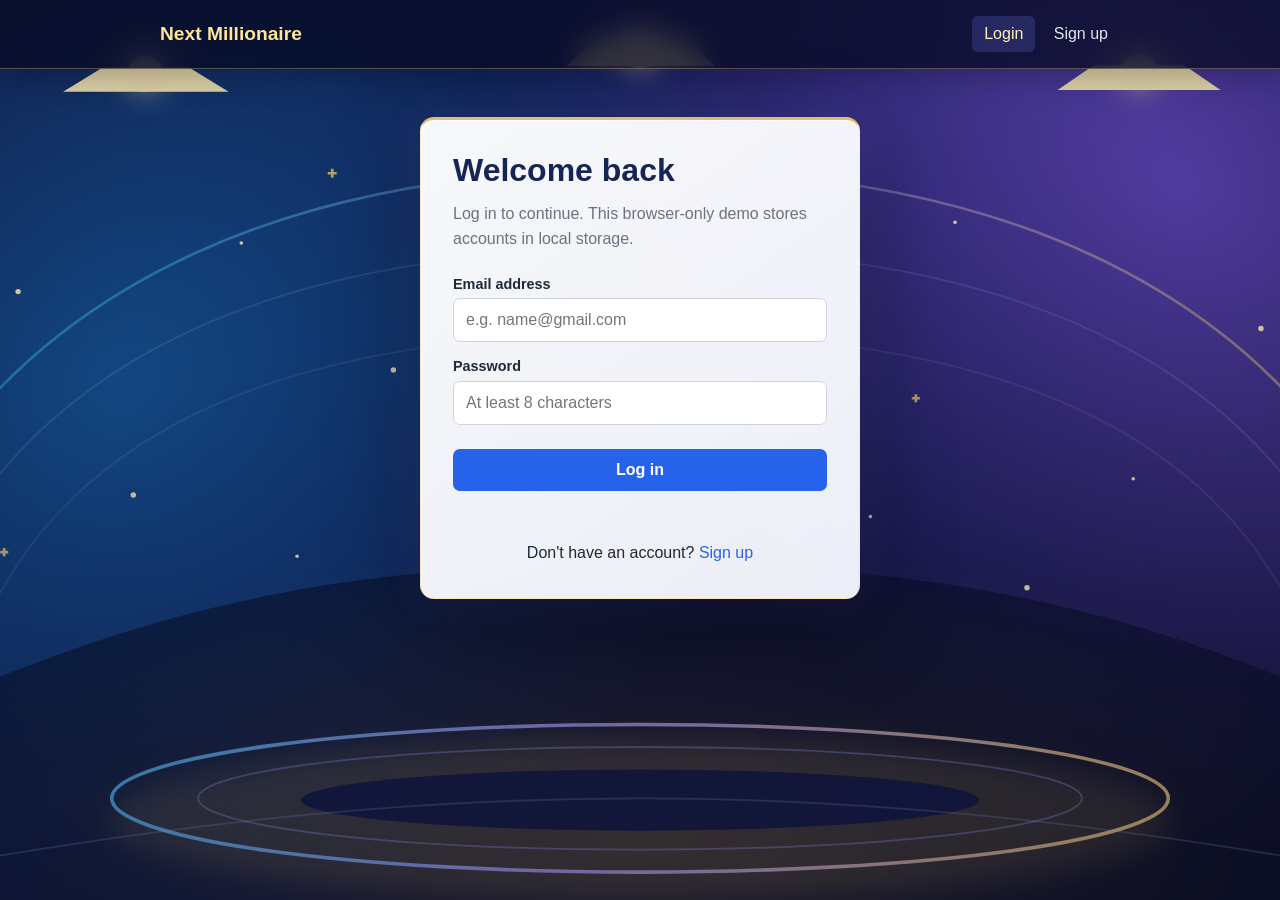
<file: index.html>
<!DOCTYPE html>
<html lang="en">

<head>
	<meta charset="UTF-8">
	<meta name="viewport" content="width=device-width, initial-scale=1">
	<title>Home | Next Millionaire</title>
	<!-- Shared styles define the show theme, responsive layout, and dashboard cards. -->
	<link rel="stylesheet" href="css/styles.css">
</head>

<body class="lobby-page">
	<!-- JavaScript hides login links and reveals Log out after finding a signed-in account. -->
	<header class="site-header">
		<a class="site-name" href="index.html">Next Millionaire</a>
		<nav aria-label="Main navigation">
			<a href="index.html" aria-current="page">Home</a>
			<a href="html/game.html">Game</a>
			<a href="html/leaderboard.html">Leaderboard</a>
			<a href="html/login.html" data-auth-link>Login</a>
			<a href="html/signup.html" data-auth-link>Sign up</a>
			<a href="#" id="home-logout" hidden>Log out</a>
		</nav>
	</header>
	<main>
		<!-- The lobby welcomes the player and links directly to the quiz and rankings. -->
		<section class="lobby-hero">
			<div class="lobby-copy">
				<p class="lobby-eyebrow">
					<span class="status-light"></span>
					YOUR STAGE IS READY
				</p>
				<h1 id="home-welcome">Welcome to the show!</h1>
				<p id="home-message" class="form-message is-error" role="status" aria-live="polite" hidden></p>
				<p class="lobby-description">
					The lights are on, the questions are waiting, and your million-rupee moment could be one game away.
				</p>
				<div class="actions lobby-actions">
					<a class="button lobby-play-button" href="html/game.html">
						<span aria-hidden="true">▶</span>
						Take the hot seat
					</a>
					<a class="button button-secondary lobby-board-button" href="html/leaderboard.html">
						See the leaderboard
					</a>
				</div>
				<p class="lobby-note">
					15 questions <span>·</span> 3 lifelines <span>·</span> ₹1 crore top prize
				</p>
			</div>
			<div class="lobby-art">
				<!-- Original SVG artwork keeps the trophy crisp at desktop and mobile sizes. -->
				<img src="images/welcome-trophy.svg" alt="A golden winner's trophy on a quiz-show stage">
				<div class="trophy-caption">
					<span>YOUR BIG MOMENT</span>
					<strong>Starts here</strong>
				</div>
			</div>
		</section>

		<!-- js/index.js fills these placeholders from this browser's saved accounts and scores. -->
		<section class="player-dashboard" aria-label="Your player stats">
			<div class="dashboard-heading">
				<div>
					<p class="lobby-eyebrow">CONTESTANT DASHBOARD</p>
					<h2>Your journey so far</h2>
				</div>
				<span class="local-ranking-note">Rankings saved on this browser</span>
			</div>
			<div class="player-stats">
				<article class="player-stat">
					<span class="stat-icon" aria-hidden="true">₹</span>
					<div>
						<span class="stat-label">Your best prize</span>
						<strong id="home-best-prize">Loading…</strong>
					</div>
				</article>
				<article class="player-stat">
					<span class="stat-icon rank-icon" aria-hidden="true">#</span>
					<div>
						<span class="stat-label">Your current rank</span>
						<strong id="home-player-rank">Loading…</strong>
					</div>
				</article>
				<article class="player-stat">
					<span class="stat-icon players-icon" aria-hidden="true">♙</span>
					<div>
						<span class="stat-label">Players on this browser</span>
						<strong id="home-player-count">Loading…</strong>
					</div>
				</article>
			</div>
			<p id="home-prize-message" class="dashboard-message" role="status" aria-live="polite"></p>
		</section>
	</main>
	<!-- Load the home-page script after its elements so it can update the greeting and stats. -->
	<script type="module" src="js/index.js"></script>
</body>

</html>
</file>
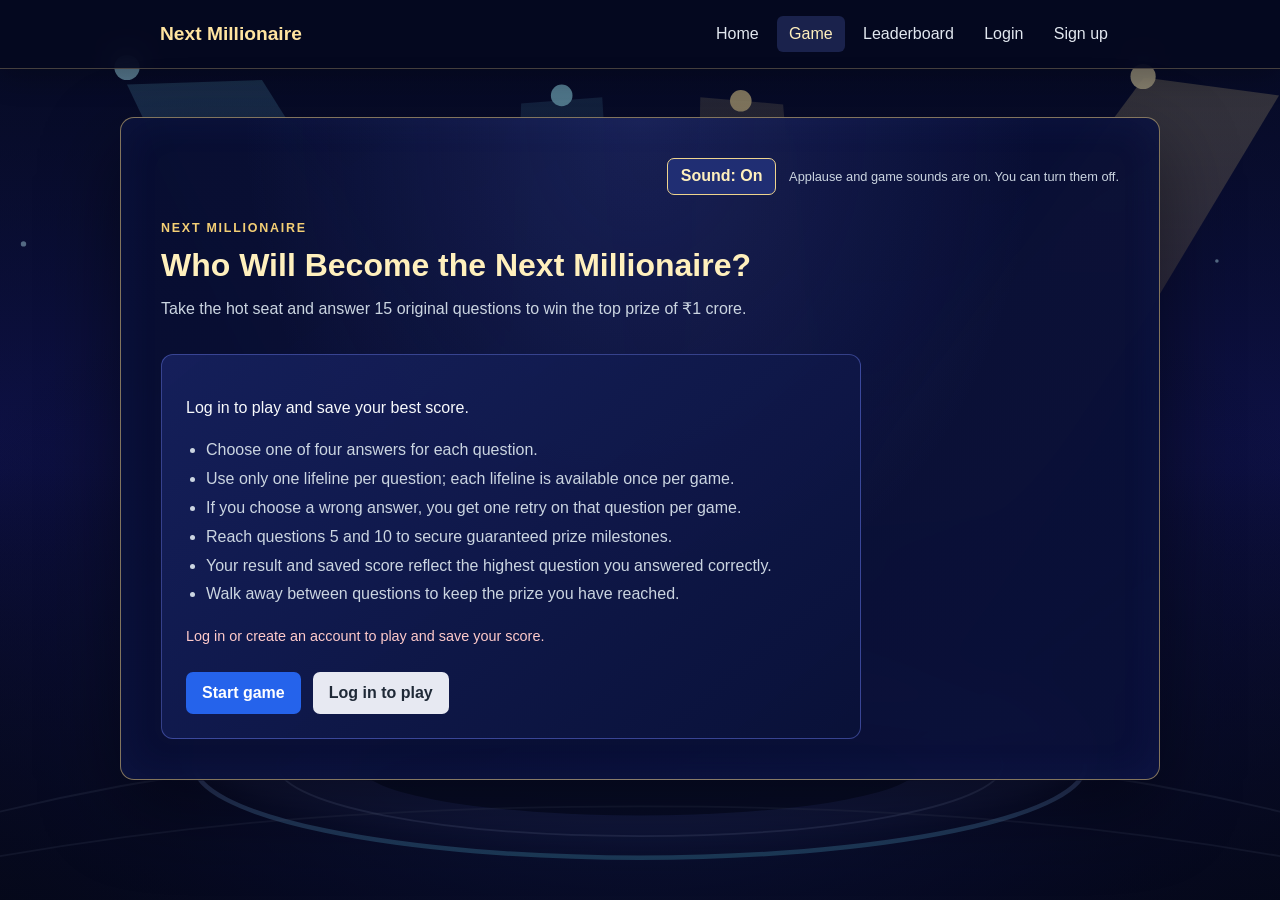
<file: html/game.html>
<!DOCTYPE html>
<html lang="en">

<head>
	<meta charset="UTF-8">
	<meta name="viewport" content="width=device-width, initial-scale=1">
	<title>Who Will Become the Next Millionaire? | Next Millionaire</title>
	<!-- The quiz uses shared components plus game-specific studio colours. -->
	<link rel="stylesheet" href="../css/styles.css">
</head>

<body class="quiz-show-page">
	<!-- Shared navigation is styled for the dark studio background by quiz-show-page. -->
	<header class="site-header">
		<a class="site-name" href="../index.html">Next Millionaire</a>
		<nav aria-label="Main navigation">
			<a href="../index.html">Home</a>
			<a href="game.html" aria-current="page">Game</a>
			<a href="leaderboard.html">Leaderboard</a>
			<a href="login.html" data-auth-link>Login</a>
			<a href="signup.html" data-auth-link>Sign up</a>
			<a href="#" data-logout hidden>Log out</a>
		</nav>
	</header>
	<main class="game-main">
		<section class="card game-card">
			<!-- Web Audio is silent until a user gesture; this button lets players control it. -->
			<div class="sound-control">
				<button id="sound-toggle" type="button" aria-pressed="true">Sound: On</button>
				<span id="sound-status" role="status" aria-live="polite">
					Applause and game sounds are on. You can turn them off.
				</span>
			</div>
			<div class="game-heading">
				<p class="eyebrow">NEXT MILLIONAIRE</p>
				<h1>Who Will Become the Next Millionaire?</h1>
				<p class="intro">
					Take the hot seat and answer 15 original questions to win the top prize of ₹1 crore.
				</p>
			</div>

			<!-- The intro panel is replaced by the quiz panel when Start game is selected. -->
			<div id="game-intro" class="game-intro">
				<p id="welcome-player">Log in to play and save your best score.</p>
				<ul class="game-rules">
					<li>Choose one of four answers for each question.</li>
					<li>Use only one lifeline per question; each lifeline is available once per game.</li>
					<li>If you choose a wrong answer, you get one retry on that question per game.</li>
					<li>Reach questions 5 and 10 to secure guaranteed prize milestones.</li>
					<li>Your result and saved score reflect the highest question you answered correctly.</li>
					<li>Walk away between questions to keep the prize you have reached.</li>
				</ul>
				<p id="player-message" class="form-message is-error" role="status" aria-live="polite" hidden></p>
				<div class="actions">
					<button id="start-game" type="button">Start game</button>
					<button id="login-to-play" class="button button-secondary" type="button" hidden>
						Log in to play
					</button>
				</div>
			</div>

			<!-- game.js fills the question, answer choices, lifelines, rank, and prize ladder. -->
			<div id="quiz-panel" class="quiz-layout" hidden>
				<div class="quiz-main">
					<div class="quiz-topline">
						<p id="question-progress" class="quiz-badge">Question 1 of 15</p>
						<p id="current-prize" class="quiz-badge">Top prize: ₹1,000</p>
					</div>
					<p class="player-greeting">
						Contestant: <strong id="player-name"></strong>
					</p>
					<h2 id="question-text" class="question-text"></h2>
					<p id="answer-timer" class="answer-timer" role="timer" aria-live="off" hidden>Time left: 20s</p>
					<div id="answer-options" class="answer-options"></div>
					<p id="game-message" class="game-message" role="status" aria-live="polite"></p>
					<div class="lifeline-area">
						<h3>Use a lifeline</h3>
						<div class="lifeline-buttons">
							<div class="lifeline-option">
								<button type="button" class="lifeline-button" data-lifeline="fifty-fifty">
									50:50
								</button>
								<p>Removes two wrong answers, leaving the correct choice and one other.</p>
							</div>
							<div class="lifeline-option">
								<button type="button" class="lifeline-button" data-lifeline="audience">
									Ask the Audience
								</button>
								<p>Shows a simulated audience poll to help you choose an answer.</p>
							</div>
							<div class="lifeline-option">
								<button type="button" class="lifeline-button" data-lifeline="swap">
									Swap Question
								</button>
								<p>Replaces this question with another one at the same prize level.</p>
							</div>
						</div>
						<p id="lifeline-message" class="lifeline-message" role="status" aria-live="polite"></p>
					</div>
					<button id="quit-game" type="button" class="quit-button">
						Walk away with my prize
					</button>
				</div>
				<aside class="ladder-panel" aria-label="Prize ladder">
					<section class="rank-widget" aria-labelledby="game-ranking-title">
						<h2 id="game-ranking-title">Player rankings</h2>
						<p class="ladder-legend">Other accounts saved in this browser.</p>
						<p id="game-rank-status" class="rank-status" aria-live="polite">
							Finding your rank…
						</p>
						<ol id="game-ranking-list" class="mini-ranking"></ol>
						<a class="ranking-link" href="leaderboard.html">See full rankings</a>
					</section>
					<section class="prize-widget" aria-labelledby="prize-ladder-title">
						<h2 id="prize-ladder-title">Prize ladder</h2>
						<p class="ladder-legend">Gold marks a guaranteed prize.</p>
						<ol id="prize-ladder" class="prize-ladder"></ol>
					</section>
				</aside>
			</div>

			<!-- The result panel appears after a wrong answer, walk-away, or full win. -->
			<div id="game-result" class="game-result" hidden>
				<p class="eyebrow">FINAL RESULT</p>
				<h2 id="result-title"></h2>
				<p id="result-details"></p>
				<p id="final-rank" class="rank-status" aria-live="polite"></p>
				<p id="result-save-message" class="form-message" role="status" aria-live="polite"></p>
				<div class="actions">
					<button id="restart-game" type="button">Play again</button>
					<a id="leaderboard-link" class="button button-secondary" href="leaderboard.html">View
						leaderboard</a>
				</div>
			</div>
		</section>
	</main>
	<!-- game.js imports account helpers, question data, and sound effects as ES modules. -->
	<script type="module" src="../js/game.js"></script>
</body>

</html>
</file>
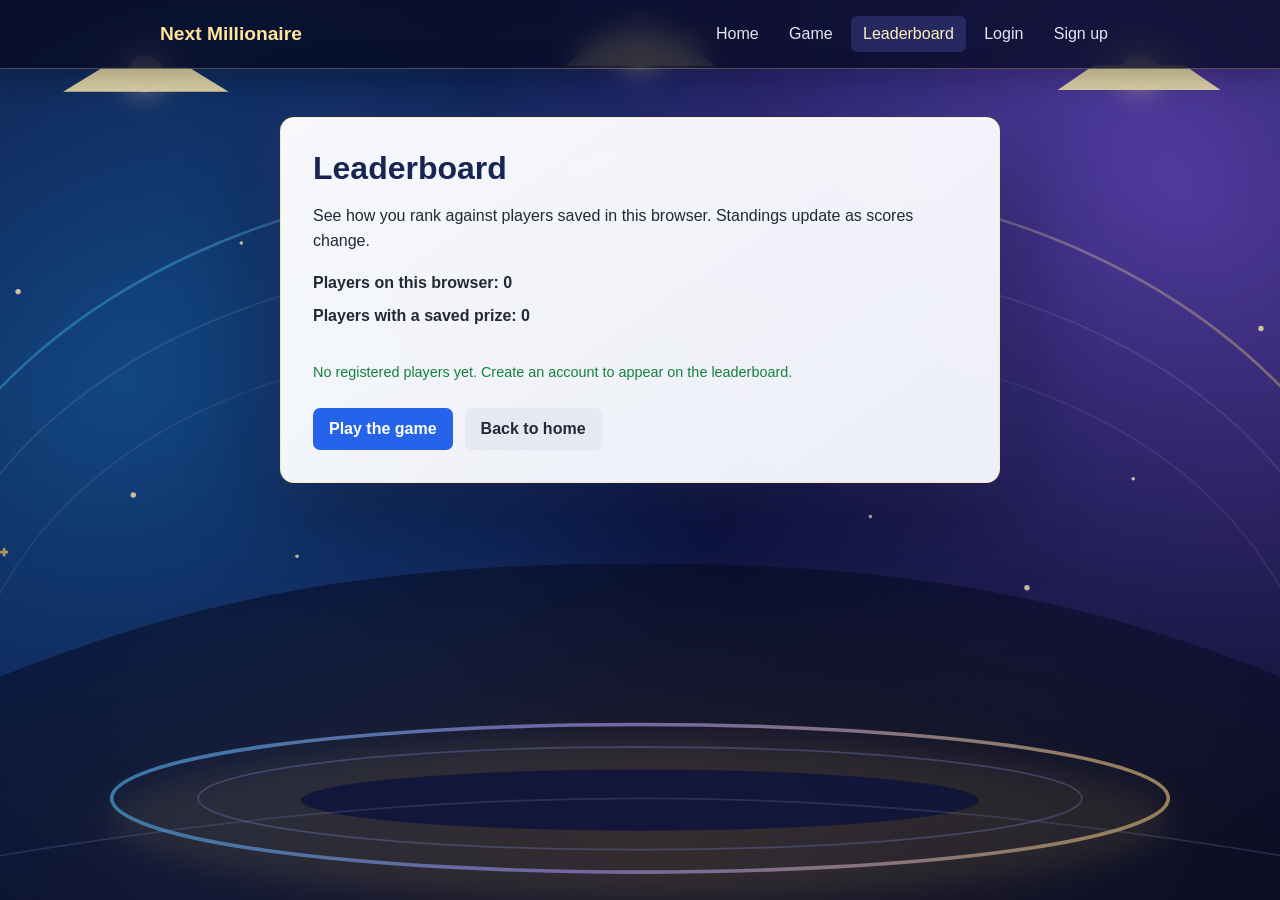
<file: html/leaderboard.html>
<!DOCTYPE html>
<html lang="en">

<head>
	<meta charset="UTF-8">
	<meta name="viewport" content="width=device-width, initial-scale=1">
	<title>Leaderboard | Next Millionaire</title>
	<!-- Uses shared styling; app.js creates the player rows from saved JSON data. -->
	<link rel="stylesheet" href="../css/styles.css">
</head>

<body>
	<header class="site-header">
		<a class="site-name" href="../index.html">Next Millionaire</a>
		<nav aria-label="Main navigation">
			<a href="../index.html">Home</a>
			<a href="game.html">Game</a>
			<a href="leaderboard.html" aria-current="page">Leaderboard</a>
			<a href="login.html" data-auth-link>Login</a>
			<a href="signup.html" data-auth-link>Sign up</a>
			<a href="#" data-logout hidden>Log out</a>
		</nav>
	</header>
	<main>
		<section class="card">
			<h1>Leaderboard</h1>
			<p>
				See how you rank against players saved in this browser.
				Standings update as scores change.
			</p>
			<!-- JavaScript replaces these placeholders with counts and ranked player rows. -->
			<p class="player-count" id="registered-player-count" aria-live="polite">
				Players on this browser: loading…
			</p>
			<p class="player-count" id="scored-player-count" aria-live="polite">
				Players with a saved prize: loading…
			</p>
			<ol class="leaderboard-list" id="leaderboard-list"></ol>
			<p class="form-message" id="leaderboard-message" role="status" aria-live="polite"></p>
			<div class="actions">
				<a class="button" href="game.html">Play the game</a>
				<a class="button button-secondary" href="../index.html">Back to home</a>
			</div>
		</section>
	</main>
	<!-- app.js detects leaderboard markup and renders it on this page. -->
	<script type="module" src="../js/app.js"></script>
</body>

</html>
</file>
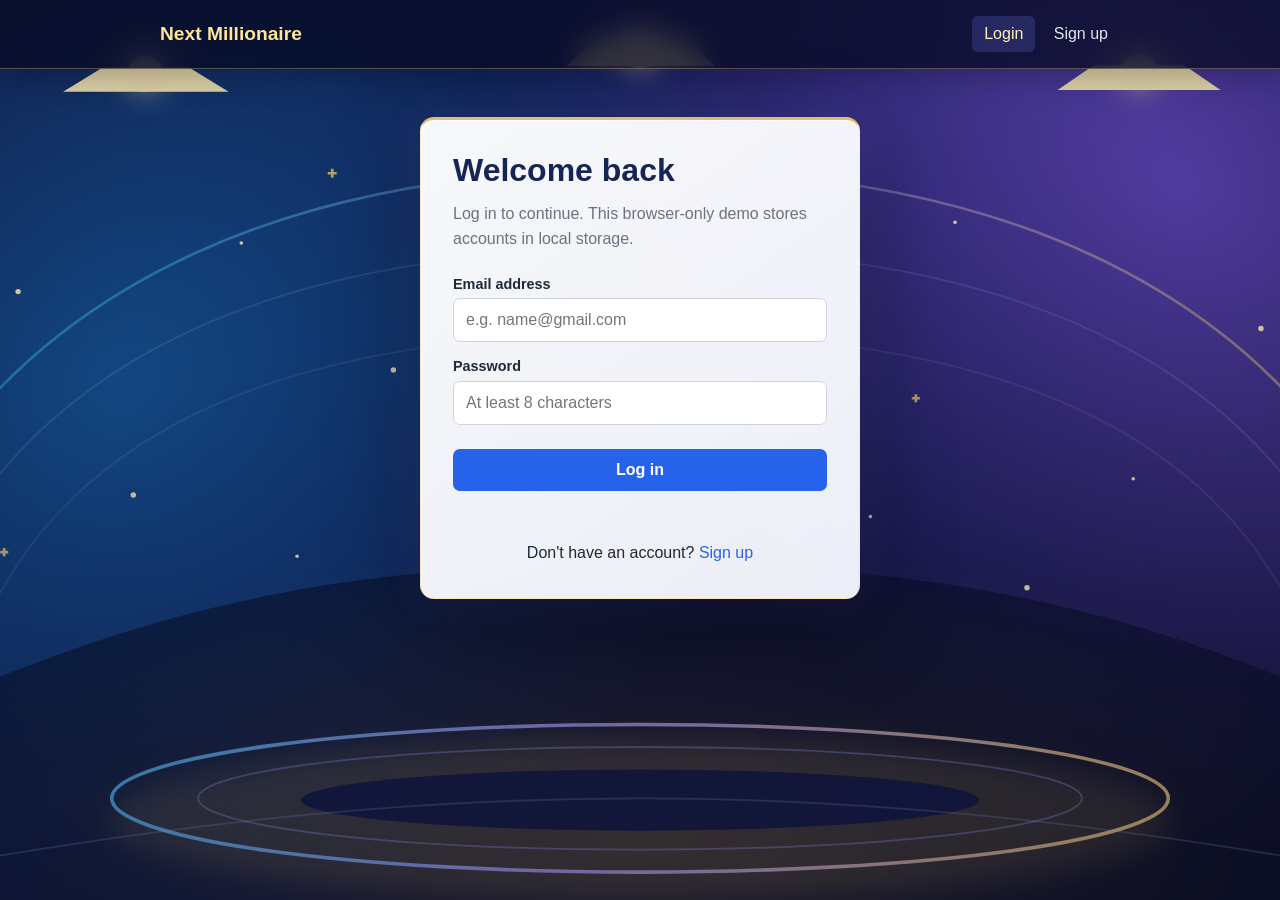
<file: html/login.html>
<!DOCTYPE html>
<html lang="en">

<head>
	<meta charset="UTF-8">
	<meta name="viewport" content="width=device-width, initial-scale=1">
	<title>Login | Next Millionaire</title>
	<!-- Pages in /html go up one folder to load the shared stylesheet. -->
	<link rel="stylesheet" href="../css/styles.css">
</head>

<body>
	<!-- Shared navigation links the login page to the rest of the site. -->
	<header class="site-header">
		<a class="site-name" href="../index.html">Next Millionaire</a>
		<nav aria-label="Main navigation">
			<a href="login.html" aria-current="page" data-auth-link>Login</a>
			<a href="signup.html" data-auth-link>Sign up</a>
			<a href="#" data-logout hidden>Log out</a>
		</nav>
	</header>
	<main>
		<section class="card form-card">
			<h1>Welcome back</h1>
			<p class="intro">Log in to continue. This browser-only demo stores accounts in local storage.</p>
			<!-- novalidate leaves validation to the JavaScript submit handler in app.js. -->
			<form id="login-form" novalidate>
				<label for="email">Email address</label>
				<input id="email" name="email" type="email" inputmode="email" autocomplete="email"
					placeholder="e.g. name@gmail.com" required>
				<label for="password">Password</label>
				<input id="password" name="password" type="password" autocomplete="current-password"
					placeholder="At least 8 characters" required>
				<button type="submit">Log in</button>
				<p class="form-message" id="login-message" role="status" aria-live="polite"></p>
			</form>
			<p class="form-links">Don't have an account? <a href="signup.html">Sign up</a></p>
		</section>
	</main>
	<!-- app.js handles account checks, inline error messages, and the successful redirect. -->
	<script type="module" src="../js/app.js"></script>
</body>

</html>
</file>
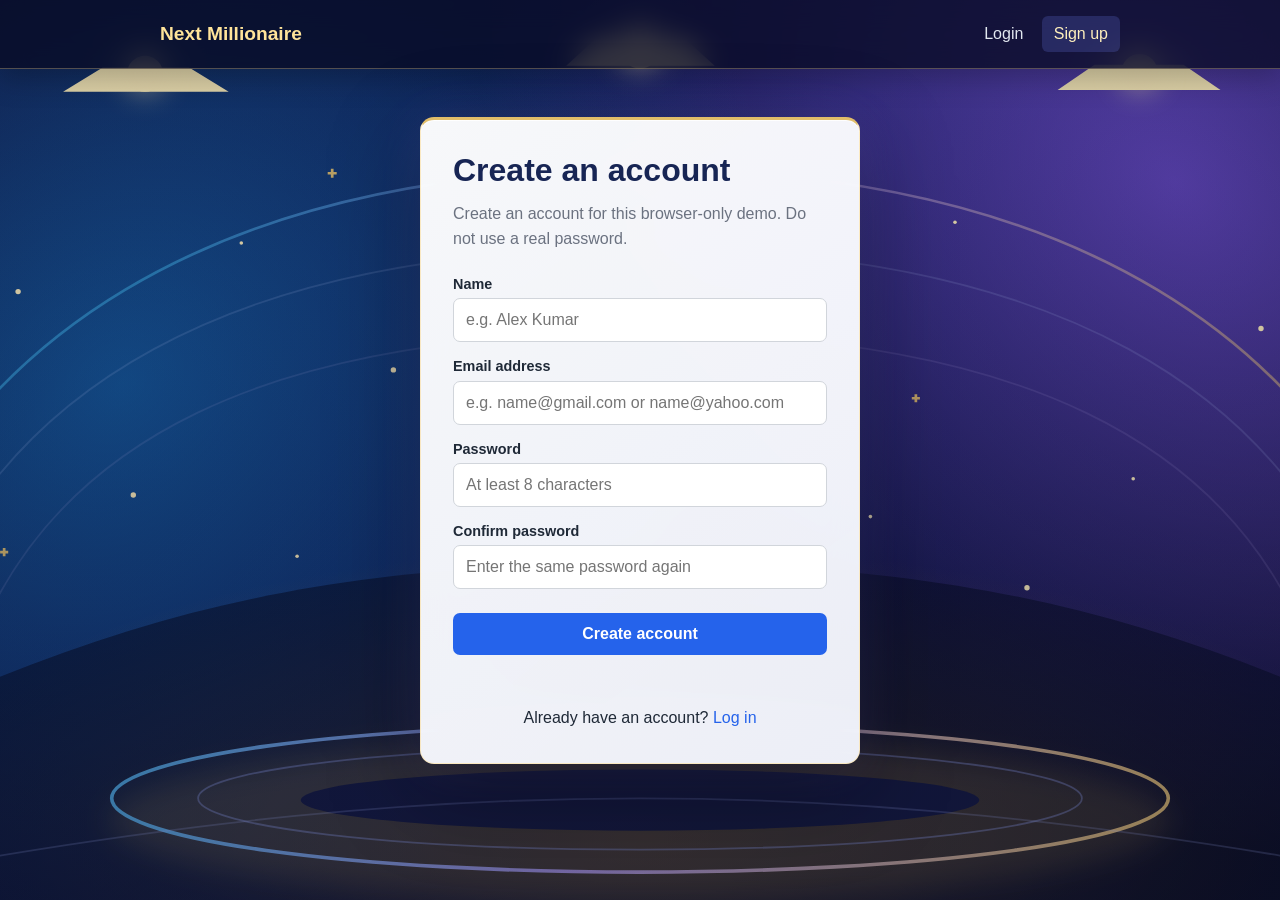
<file: html/signup.html>
<!DOCTYPE html>
<html lang="en">

<head>
	<meta charset="UTF-8">
	<meta name="viewport" content="width=device-width, initial-scale=1">
	<title>Sign up | Next Millionaire</title>
	<!-- Signup shares the site's responsive layout and form styles. -->
	<link rel="stylesheet" href="../css/styles.css">
</head>

<body>
	<!-- The same navigation structure keeps page-to-page links consistent. -->
	<header class="site-header">
		<a class="site-name" href="../index.html">Next Millionaire</a>
		<nav aria-label="Main navigation">
			<a href="login.html" data-auth-link>Login</a>
			<a href="signup.html" aria-current="page" data-auth-link>Sign up</a>
			<a href="#" data-logout hidden>Log out</a>
		</nav>
	</header>
	<main>
		<section class="card form-card">
			<h1>Create an account</h1>
			<p class="intro">Create an account for this browser-only demo. Do not use a real password.</p>
			<!-- novalidate lets app.js check each value and show accessible inline feedback. -->
			<form id="signup-form" novalidate>
				<label for="name">Name</label>
				<input id="name" name="name" type="text" autocomplete="name" placeholder="e.g. Alex Kumar" required>
				<label for="email">Email address</label>
				<input id="email" name="email" type="email" inputmode="email" autocomplete="email"
					placeholder="e.g. name@gmail.com or name@yahoo.com" required>
				<label for="password">Password</label>
				<input id="password" name="password" type="password" autocomplete="new-password"
					placeholder="At least 8 characters" required>
				<label for="confirm-password">Confirm password</label>
				<input id="confirm-password" name="confirm-password" type="password" autocomplete="new-password"
					placeholder="Enter the same password again" required>
				<button type="submit">Create account</button>
				<p class="form-message" id="signup-message" role="status" aria-live="polite"></p>
			</form>
			<p class="form-links">Already have an account? <a href="login.html">Log in</a></p>
		</section>
	</main>
	<!-- app.js validates and stores the demo account in browser localStorage. -->
	<script type="module" src="../js/app.js"></script>
</body>

</html>
</file>
<file: css/styles.css>
/* ==========================================================================
   Global defaults and shared page foundation
   ========================================================================== */
/* Base page defaults make layouts predictable across browsers and screen sizes. */
* {
	box-sizing: border-box;
}

/* Shared pages use the original studio artwork with a dark overlay for contrast. */
body {
	margin: 0;
	min-height: 100vh;
	background-color: #080b25;
	background-image:
		linear-gradient(180deg, rgb(6 8 32 / 13%), rgb(8 11 37 / 30%)),
		url("../images/site-background.svg");
	background-attachment: fixed;
	background-position: center;
	background-size: cover;
	color: #1f2937;
	font-family: Arial, sans-serif;
}

/* ==========================================================================
   Shared navigation and layout
   ========================================================================== */
/* Shared header, branding, and link states keep navigation consistent on every page. */
.site-header {
	display: flex;
	align-items: center;
	justify-content: space-between;
	gap: 1rem;
	padding: 1rem max(1.25rem, calc((100% - 960px) / 2));
	border-bottom: 1px solid rgb(255 220 148 / 30%);
	background: rgb(8 11 37 / 78%);
	box-shadow: 0 8px 30px rgb(0 0 0 / 25%);
	backdrop-filter: blur(14px);
}

.site-name {
	color: #ffe49a;
	font-size: 1.2rem;
	font-weight: 700;
	text-decoration: none;
	white-space: nowrap;
}

/* Flex wrapping keeps navigation links usable when the viewport narrows. */
nav {
	display: flex;
	flex-wrap: wrap;
	gap: 0.4rem;
}

nav a {
	padding: 0.55rem 0.75rem;
	border-radius: 6px;
	color: #e2e8f0;
	text-decoration: none;
}

nav a:hover,
nav a:focus-visible,
nav a[aria-current="page"] {
	background: rgb(118 135 255 / 20%);
	color: #fff0bd;
}

/* Keep page content centered and limit line lengths on large displays. */
main {
	width: min(100% - 2rem, 720px);
	margin: 3rem auto;
}

/* ==========================================================================
   Shared cards, buttons, and page content
   ========================================================================== */
/* Shared content panels use a bright glass effect over the darker background. */
.card {
	padding: 2rem;
	border-radius: 14px;
	border: 1px solid rgb(255 223 151 / 56%);
	background:
		linear-gradient(145deg, rgb(255 255 255 / 97%), rgb(245 247 255 / 96%));
	box-shadow:
		0 26px 90px rgb(0 0 0 / 38%),
		0 0 52px rgb(143 132 255 / 16%),
		inset 0 1px rgb(255 255 255 / 95%);
	backdrop-filter: blur(16px);
}

.card h1,
.card h2 {
	color: #172554;
}

/* Normalize heading spacing and paragraph readability across pages. */
h1 {
	margin: 0 0 0.75rem;
	font-size: 2rem;
}

p {
	line-height: 1.6;
}

.actions {
	display: flex;
	flex-wrap: wrap;
	gap: 0.75rem;
	margin-top: 1.5rem;
}

.button,
button {
	display: inline-block;
	padding: 0.75rem 1rem;
	border: 0;
	border-radius: 7px;
	background: #2563eb;
	color: #fff;
	font: inherit;
	font-weight: 700;
	text-align: center;
	text-decoration: none;
	cursor: pointer;
}

.button:hover,
button:not(:disabled):hover {
	background: #1d4ed8;
}

/* Distinguish secondary actions from the main call-to-action. */
.button-secondary {
	background: #e7e9f2;
	color: #1f2937;
}

.button-secondary:hover {
	background: #d1d5db;
}

/* ==========================================================================
   Account forms and shared feedback
   ========================================================================== */
/* Login and registration use the same centred card and accessible form controls. */
.form-card {
	width: min(100%, 440px);
	margin: 0 auto;
	border-top: 3px solid #e1bd69;
}

.intro {
	margin: 0 0 1.5rem;
	color: #6b7280;
}

/* Keep labels and form controls aligned and easy to use on touch screens. */
label {
	display: block;
	margin: 1rem 0 0.4rem;
	font-size: 0.9rem;
	font-weight: 600;
}

input {
	width: 100%;
	padding: 0.75rem;
	border: 1px solid #d1d5db;
	border-radius: 7px;
	font: inherit;
}

input:focus {
	outline: 2px solid #93c5fd;
	border-color: #2563eb;
}

form button {
	width: 100%;
	margin-top: 1.5rem;
}

button:disabled {
	background: #9ca3af;
	cursor: not-allowed;
}

[hidden] {
	display: none !important;
}

.form-message {
	min-height: 1.5em;
	margin: 0.75rem 0 0;
	font-size: 0.9rem;
}

.form-message.is-error {
	color: #b91c1c;
}

.form-message.is-success {
	color: #15803d;
}

/* ==========================================================================
   Leaderboards and player rankings
   ========================================================================== */
/* Ranked rows separate position, display name, and saved prize for quick scanning. */
.leaderboard-list {
	display: grid;
	gap: 0.45rem;
	padding: 0;
	list-style: none;
}

.leaderboard-list li {
	display: grid;
	grid-template-columns: 3.5rem minmax(0, 1fr) auto;
	align-items: center;
	gap: 0.75rem;
	padding: 0.85rem 1rem;
	border: 1px solid #e5e7eb;
	border-radius: 9px;
	background: #f9fafb;
	font-variant-numeric: tabular-nums;
}

.leaderboard-list li.is-current-player {
	border-color: #d6aa4a;
	background: #fffbeb;
	box-shadow: inset 4px 0 #d6aa4a;
}

/* Give rank, player name, and prize separate visual emphasis in each row. */
.leaderboard-rank {
	color: #6b7280;
	font-weight: 800;
}

.leaderboard-player {
	min-width: 0;
	overflow-wrap: anywhere;
	font-weight: 700;
}

.leaderboard-score {
	color: #1d4ed8;
	font-weight: 800;
	white-space: nowrap;
}

.rank-widget {
	padding-bottom: 1rem;
	border-bottom: 1px solid rgb(233 204 128 / 26%);
}

.rank-status {
	margin: 0.6rem 0;
	color: #ffe49a;
	font-size: 0.88rem;
	font-weight: 800;
	line-height: 1.5;
}

.mini-ranking {
	display: grid;
	gap: 0.35rem;
	margin: 0.6rem 0;
	padding: 0;
	list-style: none;
}

.mini-ranking li {
	display: grid;
	grid-template-columns: 2rem minmax(0, 1fr) auto;
	align-items: center;
	gap: 0.3rem;
	padding: 0.4rem 0.45rem;
	border: 1px solid transparent;
	border-radius: 6px;
	color: #dbeafe;
	font-size: 0.75rem;
}

.mini-ranking li.is-current-player {
	border-color: rgb(255 228 154 / 72%);
	background: rgb(233 204 128 / 17%);
	color: #fff0bd;
	font-weight: 800;
}

.mini-ranking-position {
	color: #ffe49a;
	font-weight: 800;
}

.mini-ranking-name {
	overflow: hidden;
	text-overflow: ellipsis;
	white-space: nowrap;
}

.mini-ranking-score {
	font-variant-numeric: tabular-nums;
	white-space: nowrap;
}

.ranking-link {
	display: inline-block;
	margin-top: 0.3rem;
	color: #2563eb;
	font-size: 0.82rem;
	text-decoration: underline;
	text-underline-offset: 3px;
}

.ranking-link:hover {
	color: #1d4ed8;
}

/* Keep auxiliary account and navigation links visually distinct. */
.player-count {
	margin: 0.5rem 0;
	font-weight: 700;
}

.form-links {
	margin-bottom: 0;
	text-align: center;
}

.form-links a {
	color: #2563eb;
	text-decoration: none;
}

.form-links a:hover {
	text-decoration: underline;
}

/* ==========================================================================
   Signed-in home page and player dashboard
   ========================================================================== */
/* Signed-in landing page: hero actions, trophy, and local player statistics. */
.lobby-page main {
	width: min(100% - 2rem, 1120px);
	margin: clamp(1.5rem, 5vw, 4rem) auto;
}

.lobby-hero {
	position: relative;
	display: grid;
	min-height: 390px;
	grid-template-columns: minmax(0, 1.05fr) minmax(280px, 0.95fr);
	align-items: center;
	overflow: hidden;
	padding: clamp(1.5rem, 5vw, 3.5rem);
	border: 1px solid rgb(255 222 151 / 58%);
	border-radius: 22px;
	background:
		radial-gradient(ellipse at 79% 41%, rgb(116 101 255 / 32%), transparent 38%),
		linear-gradient(115deg, rgb(7 12 43 / 98%), rgb(18 26 83 / 95%) 59%, rgb(33 27 94 / 94%));
	box-shadow: 0 28px 90px rgb(0 0 0 / 42%), inset 0 1px rgb(255 255 255 / 12%);
	color: #f8fafc;
}

/* Use oversized circles as non-interactive decoration behind the hero content. */
.lobby-hero::before,
.lobby-hero::after {
	position: absolute;
	z-index: 0;
	border: 1px solid rgb(191 202 255 / 14%);
	border-radius: 50%;
	content: "";
	pointer-events: none;
}

.lobby-hero::before {
	top: -310px;
	right: -80px;
	width: 760px;
	height: 760px;
}

.lobby-hero::after {
	top: -255px;
	right: -25px;
	width: 650px;
	height: 650px;
}

/* Layer the hero text and trophy artwork above the decorative background circles. */
.lobby-copy,
.lobby-art {
	position: relative;
	z-index: 1;
}

/* Establish the hero's text hierarchy and a small live-status accent. */
.lobby-copy {
	max-width: 610px;
}

.lobby-eyebrow {
	display: flex;
	align-items: center;
	gap: 0.55rem;
	margin: 0 0 1rem;
	color: #ffdf91;
	font-size: 0.75rem;
	font-weight: 800;
	letter-spacing: 0.16em;
}

.status-light {
	width: 0.55rem;
	height: 0.55rem;
	border-radius: 50%;
	background: #70f0ba;
	box-shadow: 0 0 14px rgb(112 240 186 / 80%);
}

.lobby-hero h1 {
	max-width: 590px;
	margin: 0;
	color: #fff;
	font-size: clamp(2.2rem, 5.4vw, 4.35rem);
	letter-spacing: -0.045em;
	line-height: 1.02;
	text-shadow: 0 4px 26px rgb(118 135 255 / 42%);
}

.lobby-description {
	max-width: 500px;
	margin: 1.15rem 0 0;
	color: #d6def8;
	font-size: 1.08rem;
	line-height: 1.7;
}

.lobby-actions {
	margin-top: 1.65rem;
}

.lobby-play-button {
	display: inline-flex;
	align-items: center;
	gap: 0.65rem;
	padding: 0.9rem 1.2rem;
	border: 1px solid #ffe8a8;
	background: linear-gradient(135deg, #f6d474, #dc9c35);
	box-shadow: 0 8px 24px rgb(222 166 65 / 24%);
	color: #241a41;
}

.lobby-play-button:hover,
.lobby-play-button:focus-visible {
	background: linear-gradient(135deg, #ffe9a0, #e9b74d);
	color: #241a41;
	transform: translateY(-1px);
}

.lobby-board-button {
	border: 1px solid rgb(218 226 255 / 32%);
	background: rgb(255 255 255 / 9%);
	color: #f8fafc;
}

.lobby-board-button:hover,
.lobby-board-button:focus-visible {
	background: rgb(255 255 255 / 17%);
	color: #fff;
}

.lobby-note {
	margin: 1.1rem 0 0;
	color: #b7c4e9;
	font-size: 0.82rem;
}

.lobby-note span {
	padding: 0 0.35rem;
	color: #f5ce71;
}

/* Center the trophy and its caption within the hero's artwork column. */
.lobby-art {
	display: grid;
	min-height: 330px;
	place-items: center;
}

.lobby-art::before {
	position: absolute;
	width: min(90%, 360px);
	aspect-ratio: 1;
	border: 1px solid rgb(249 217 133 / 33%);
	border-radius: 50%;
	box-shadow: 0 0 35px rgb(127 124 255 / 25%), inset 0 0 42px rgb(127 124 255 / 16%);
	content: "";
}

.lobby-art img {
	position: relative;
	width: min(100%, 440px);
	filter: drop-shadow(0 24px 30px rgb(0 0 0 / 32%));
	animation: trophy-float 5s ease-in-out infinite;
}

.trophy-caption {
	position: absolute;
	right: 0;
	bottom: 5%;
	display: grid;
	gap: 0.2rem;
	padding: 0.65rem 0.9rem;
	border: 1px solid rgb(255 230 163 / 42%);
	border-radius: 10px;
	background: rgb(8 13 44 / 72%);
	box-shadow: 0 8px 25px rgb(0 0 0 / 24%);
	text-align: right;
	backdrop-filter: blur(8px);
}

.trophy-caption span {
	color: #ffdf91;
	font-size: 0.65rem;
	font-weight: 800;
	letter-spacing: 0.12em;
}

.trophy-caption strong {
	color: #fff;
	font-size: 1rem;
}

/* Use a dark glass panel so player statistics stand out on the studio background. */
.player-dashboard {
	margin-top: 1.25rem;
	padding: clamp(1.2rem, 3.5vw, 2rem);
	border: 1px solid rgb(255 255 255 / 16%);
	border-radius: 18px;
	background: linear-gradient(145deg, rgb(10 15 48 / 94%), rgb(17 23 67 / 91%));
	box-shadow: 0 18px 55px rgb(0 0 0 / 28%);
	color: #f8fafc;
}

/* Arrange the player statistics as responsive dashboard cards. */
.dashboard-heading {
	display: flex;
	align-items: flex-end;
	justify-content: space-between;
	gap: 1rem;
	margin-bottom: 1rem;
}

.dashboard-heading .lobby-eyebrow {
	margin-bottom: 0.35rem;
}

.dashboard-heading h2 {
	margin: 0;
	color: #fff;
	font-size: clamp(1.25rem, 3vw, 1.7rem);
}

.local-ranking-note {
	color: #aeb9dd;
	font-size: 0.78rem;
	text-align: right;
}

.player-stats {
	display: grid;
	grid-template-columns: repeat(3, minmax(0, 1fr));
	gap: 0.8rem;
}

/* Keep the three dashboard values aligned and make their icons visually distinct. */
.player-stat {
	display: flex;
	min-height: 86px;
	align-items: center;
	gap: 0.8rem;
	padding: 1rem;
	border: 1px solid rgb(198 206 255 / 17%);
	border-radius: 12px;
	background: linear-gradient(130deg, rgb(255 255 255 / 8%), rgb(255 255 255 / 3%));
}

.stat-icon {
	display: grid;
	width: 2.65rem;
	height: 2.65rem;
	flex: 0 0 2.65rem;
	place-items: center;
	border: 1px solid rgb(255 221 145 / 43%);
	border-radius: 11px;
	background: rgb(255 221 145 / 12%);
	color: #ffe19a;
	font-size: 1.25rem;
	font-weight: 800;
}

.rank-icon {
	border-color: rgb(173 157 255 / 48%);
	background: rgb(173 157 255 / 14%);
	color: #c9bcff;
}

.players-icon {
	border-color: rgb(98 209 255 / 40%);
	background: rgb(98 209 255 / 11%);
	color: #9ce4ff;
}

.player-stat div {
	display: grid;
	min-width: 0;
	gap: 0.25rem;
}

.stat-label {
	color: #b7c4e9;
	font-size: 0.78rem;
}

.player-stat strong {
	overflow: hidden;
	color: #fff;
	font-size: clamp(1rem, 2vw, 1.35rem);
	text-overflow: ellipsis;
	white-space: nowrap;
}

.dashboard-message {
	min-height: 1.5rem;
	margin: 0.9rem 0 0;
	color: #ffdf91;
	font-size: 0.9rem;
}

.lobby-page .form-message.is-error {
	color: #fecaca;
}

/* Add a gentle float to the trophy; reduced-motion preferences disable it below. */
@keyframes trophy-float {

	0%,
	100% {
		transform: translateY(0);
	}

	50% {
		transform: translateY(-9px);
	}
}

/* ==========================================================================
   Quiz layout, controls, and prize ladder
   ========================================================================== */
/* Quiz layout: answer grid, lifelines, rank panel, and prize ladder. */
.game-main {
	width: min(100% - 2rem, 1040px);
}

.game-card {
	padding: clamp(1.25rem, 4vw, 2.5rem);
}

.game-heading {
	max-width: 700px;
	margin-bottom: 2rem;
}

.game-heading h1 {
	color: #172554;
}

.eyebrow {
	margin: 0 0 0.5rem;
	color: #b7791f;
	font-size: 0.78rem;
	font-weight: 800;
	letter-spacing: 0.14em;
}

.game-intro {
	max-width: 700px;
	padding: 1.5rem;
	border: 1px solid #dbeafe;
	border-radius: 12px;
	background: linear-gradient(135deg, #f8fbff, #eff6ff);
}

.game-rules {
	padding-left: 1.25rem;
	color: #4b5563;
	line-height: 1.8;
}

/* Put the question and the supporting rank/prize widgets into two columns. */
.quiz-layout {
	display: grid;
	grid-template-columns: minmax(0, 1fr) 245px;
	align-items: start;
	gap: 1.5rem;
}

/* Keep grid children from forcing the question column wider than its container. */
.quiz-main {
	min-width: 0;
}

.quiz-topline {
	display: flex;
	flex-wrap: wrap;
	justify-content: space-between;
	gap: 0.5rem;
}

.quiz-badge {
	margin: 0;
	padding: 0.45rem 0.7rem;
	border-radius: 999px;
	background: #eff6ff;
	color: #1e3a8a;
	font-size: 0.88rem;
	font-weight: 700;
}

/* Keep the contestant and question prompt clear above the answer grid. */
.player-greeting {
	margin: 1rem 0 0.4rem;
	color: #6b7280;
	font-size: 0.9rem;
}

.question-text {
	min-height: 3.2em;
	margin: 0 0 1rem;
	color: #172554;
	font-size: clamp(1.25rem, 3vw, 1.65rem);
	line-height: 1.35;
}

.answer-options {
	display: grid;
	grid-template-columns: repeat(2, minmax(0, 1fr));
	gap: 0.7rem;
}

/* Make each answer a full-width, keyboard-friendly target with separate letter/label styling. */
.answer-option {
	display: flex;
	min-height: 58px;
	align-items: center;
	gap: 0.75rem;
	padding: 0.7rem;
	border: 1px solid #cbd5e1;
	background: #fff;
	color: #1f2937;
	text-align: left;
}

.answer-option:not(:disabled):hover {
	border-color: #2563eb;
	background: #eff6ff;
}

.answer-letter {
	display: grid;
	width: 2rem;
	height: 2rem;
	flex: 0 0 2rem;
	place-items: center;
	border-radius: 50%;
	background: #eff6ff;
	color: #1d4ed8;
}

.answer-text {
	line-height: 1.35;
}

.answer-option.is-correct {
	border-color: #15803d;
	background: #f0fdf4;
	color: #166534;
}

.answer-option.is-incorrect {
	border-color: #b91c1c;
	background: #fef2f2;
	color: #991b1b;
}

.answer-option:disabled {
	cursor: default;
}

/* Highlight the active answer countdown so players can see the time limit. */
.answer-timer {
	margin: 0 0 0.75rem;
	color: #b91c1c;
	font-size: 0.9rem;
	font-weight: 700;
	letter-spacing: 0.02em;
}

.game-message {
	min-height: 1.5rem;
	margin: 0.75rem 0 0;
	font-weight: 700;
}

/* Group lifeline buttons, their explanations, and the resulting hint message. */
.lifeline-area {
	margin-top: 1.5rem;
	padding-top: 1rem;
	border-top: 1px solid #e5e7eb;
}

.lifeline-area h3 {
	margin: 0 0 0.75rem;
	font-size: 1rem;
}

/* Display the three lifelines evenly on desktop and stack them on small screens below. */
.lifeline-buttons {
	display: grid;
	grid-template-columns: repeat(3, minmax(0, 1fr));
	gap: 0.5rem;
}

.lifeline-option {
	min-width: 0;
}

.lifeline-button {
	width: 100%;
	padding: 0.6rem 0.75rem;
	background: #312e81;
	font-size: 0.88rem;
}

.lifeline-option p {
	margin: 0.45rem 0 0;
	color: #6b7280;
	font-size: 0.78rem;
	line-height: 1.45;
}

.lifeline-button:not(:disabled):hover {
	background: #4338ca;
}

.lifeline-button:disabled {
	background: #9ca3af;
	cursor: not-allowed;
}

.lifeline-message {
	min-height: 1.5rem;
	margin: 0.65rem 0 0;
	color: #4338ca;
	font-size: 0.9rem;
}

.quit-button {
	margin-top: 1rem;
	background: #e5e7eb;
	color: #374151;
}

.quit-button:not(:disabled):hover {
	background: #d1d5db;
}

/* Give the rank summary and prize ladder a distinct supporting panel. */
.ladder-panel {
	padding: 1rem;
	border: 1px solid #e5e7eb;
	border-radius: 12px;
	background: #f8fafc;
}

.ladder-panel h2 {
	margin: 0;
	color: #172554;
	font-size: 1.15rem;
}

/* Use tabular number spacing so prize amounts line up and milestones are easy to scan. */
.ladder-legend {
	margin: 0.4rem 0 0.75rem;
	color: #6b7280;
	font-size: 0.78rem;
}

.prize-ladder {
	display: flex;
	flex-direction: column;
	gap: 0.2rem;
	margin: 0;
	padding: 0;
	list-style: none;
}

.prize-ladder li {
	padding: 0.27rem 0.5rem;
	border-radius: 5px;
	color: #4b5563;
	font-size: 0.85rem;
	font-variant-numeric: tabular-nums;
	text-align: right;
}

.prize-ladder li.is-milestone {
	color: #92400e;
	font-weight: 700;
}

.prize-ladder li.is-current {
	background: #1d4ed8;
	color: #fff;
	font-weight: 800;
}

/* Give the end-of-game summary a separate panel from the active question layout. */
.game-result {
	max-width: 680px;
	padding: clamp(1.25rem, 4vw, 2rem);
	border: 1px solid #dbeafe;
	border-radius: 12px;
	background: #f8fbff;
}

.game-result h2 {
	margin: 0 0 0.75rem;
	color: #172554;
	font-size: clamp(1.5rem, 4vw, 2rem);
}

.game-result .form-message.is-error,
.game-intro .form-message.is-error {
	color: #b91c1c;
}

/* ==========================================================================
   Quiz-show theme overrides
   ========================================================================== */
/* The quiz overrides the shared background with its own illustrated studio scene. */
.quiz-show-page {
	background-color: #070b23;
	background-image:
		linear-gradient(180deg, rgb(5 8 27 / 50%), rgb(5 8 27 / 28%) 48%, rgb(5 8 27 / 72%)),
		url("../images/quiz-show-studio.svg");
	background-attachment: fixed;
	background-position: center;
	background-size: cover;
	color: #f8fafc;
}

.quiz-show-page .site-header {
	border-bottom: 1px solid rgb(255 222 151 / 26%);
	background: rgb(5 8 31 / 88%);
	box-shadow: 0 8px 30px rgb(0 0 0 / 24%);
	backdrop-filter: blur(14px);
}

/* Override shared text and card colors so they remain legible against the dark quiz stage. */
.quiz-show-page .site-name {
	color: #ffe4a0;
}

.quiz-show-page nav a {
	color: #e2e8f0;
}

.quiz-show-page nav a:hover,
.quiz-show-page nav a:focus-visible,
.quiz-show-page nav a[aria-current="page"] {
	background: rgb(118 135 255 / 20%);
	color: #fff0bd;
}

.quiz-show-page .game-card {
	overflow: hidden;
	border: 1px solid rgb(233 204 128 / 54%);
	background:
		radial-gradient(ellipse at 50% 0, rgb(72 86 185 / 25%), transparent 54%),
		linear-gradient(145deg, rgb(8 14 49 / 96%), rgb(10 16 57 / 92%));
	box-shadow: 0 28px 80px rgb(0 0 0 / 44%), inset 0 0 44px rgb(84 116 255 / 7%);
	color: #f8fafc;
}

.quiz-show-page .game-heading h1,
.quiz-show-page .game-result h2,
.quiz-show-page .ladder-panel h2,
.quiz-show-page .rank-widget h2 {
	color: #fff0bd;
}

.quiz-show-page .game-heading .intro,
.quiz-show-page .game-rules,
.quiz-show-page .player-greeting,
.quiz-show-page .ladder-legend {
	color: #cbd5e1;
}

.quiz-show-page .game-intro,
.quiz-show-page .game-result {
	border-color: rgb(118 135 255 / 40%);
	background: linear-gradient(140deg, rgb(23 34 96 / 88%), rgb(10 17 57 / 93%));
	color: #f8fafc;
}

/* Keep sound controls grouped and status text readable beside the quiz card. */
.sound-control {
	display: flex;
	align-items: center;
	justify-content: flex-end;
	gap: 0.8rem;
	margin-bottom: 1.5rem;
}

.sound-control button {
	min-width: 105px;
	padding: 0.55rem 0.8rem;
	border: 1px solid #eed48d;
	background: #202e73;
	color: #fff0bd;
}

.sound-control button:hover {
	background: #334492;
}

.sound-control span {
	color: #cbd5e1;
	font-size: 0.8rem;
}

.sound-control span.is-error {
	color: #fecaca;
}

/* Apply the studio's gold-and-blue palette to the question and answer controls. */
.quiz-show-page .eyebrow {
	color: #f4cf75;
}

.quiz-show-page .quiz-badge {
	border: 1px solid rgb(183 196 255 / 32%);
	background: rgb(80 91 173 / 35%);
	color: #f7e6aa;
}

.quiz-show-page .question-text {
	color: #fff;
	text-shadow: 0 2px 18px rgb(100 149 255 / 28%);
}

.quiz-show-page .answer-option {
	border: 1px solid rgb(193 202 255 / 42%);
	background: linear-gradient(110deg, rgb(22 36 102 / 96%), rgb(13 23 73 / 96%));
	color: #fff;
}

.quiz-show-page .answer-option:not(:disabled):hover {
	border-color: #ffe49a;
	background: linear-gradient(110deg, rgb(46 66 151 / 98%), rgb(23 38 108 / 98%));
}

.quiz-show-page .answer-letter {
	background: rgb(233 204 128 / 16%);
	color: #ffe49a;
}

.quiz-show-page .answer-option.is-correct {
	border-color: #86efac;
	background: linear-gradient(110deg, #166534, #14532d);
	color: #fff;
}

.quiz-show-page .answer-option.is-incorrect {
	border-color: #fca5a5;
	background: linear-gradient(110deg, #991b1b, #7f1d1d);
	color: #fff;
}

/* Match lifelines, walk-away controls, and prize widgets to the studio color palette. */
.quiz-show-page .lifeline-area {
	border-color: rgb(193 202 255 / 24%);
}

.quiz-show-page .lifeline-area h3 {
	color: #fff0bd;
}

.quiz-show-page .lifeline-button {
	border: 1px solid rgb(193 202 255 / 42%);
	background: #25347f;
}

.quiz-show-page .lifeline-option p {
	color: #cbd5e1;
}

.quiz-show-page .lifeline-button:not(:disabled):hover {
	background: #394da9;
}

.quiz-show-page .lifeline-message {
	color: #d9c5ff;
}

.quiz-show-page .quit-button {
	background: rgb(226 232 240 / 13%);
	color: #e2e8f0;
}

.quiz-show-page .quit-button:not(:disabled):hover {
	background: rgb(226 232 240 / 23%);
}

.quiz-show-page .ladder-panel {
	border-color: rgb(233 204 128 / 34%);
	background: rgb(6 11 39 / 76%);
}

.quiz-show-page .prize-ladder li {
	color: #cbd5e1;
}

.quiz-show-page .prize-ladder li.is-milestone {
	color: #ffe49a;
}

.quiz-show-page .prize-ladder li.is-current {
	background: linear-gradient(90deg, #b9852d, #edcf77);
	color: #1b1640;
	box-shadow: 0 0 16px rgb(237 207 119 / 24%);
}

.quiz-show-page .game-message,
.quiz-show-page .form-message {
	color: #dbeafe;
}

.quiz-show-page .form-message.is-error {
	color: #fecaca;
}

@media (max-width: 640px) {

	/* On phones, stack the navigation and quiz columns and prevent fixed backgrounds. */
	body {
		background-attachment: scroll;
	}

	.site-header {
		align-items: flex-start;
		flex-direction: column;
		padding: 1rem;
	}

	.prize-widget {
		padding-top: 1rem;
	}

	main {
		margin: 1.5rem auto;
	}

	.card {
		padding: 1.5rem;
	}

	.lobby-page main {
		width: min(100% - 1.25rem, 1120px);
		margin: 1rem auto;
	}

	.lobby-hero {
		grid-template-columns: 1fr;
		padding: 1.4rem;
	}

	.lobby-art {
		min-height: 230px;
		margin-top: 0.5rem;
	}

	.lobby-art img {
		width: min(82%, 300px);
	}

	.trophy-caption {
		right: 0;
		bottom: 0;
	}

	.dashboard-heading {
		align-items: flex-start;
		flex-direction: column;
		gap: 0.3rem;
	}

	.local-ranking-note {
		text-align: left;
	}

	.player-stats {
		grid-template-columns: 1fr;
	}

	.quiz-layout {
		grid-template-columns: 1fr;
	}

	.lifeline-buttons {
		grid-template-columns: 1fr;
	}

	.answer-options {
		grid-template-columns: 1fr;
	}

	.prize-ladder {
		display: grid;
		grid-template-columns: repeat(2, minmax(0, 1fr));
	}

	.prize-ladder li {
		text-align: left;
	}

	.quiz-show-page .ladder-panel {
		display: grid;
		grid-template-columns: 1fr;
		align-items: start;
		gap: 0;
	}

	.rank-widget {
		padding-right: 0;
		padding-bottom: 1rem;
		border-right: 0;
		border-bottom: 1px solid rgb(233 204 128 / 26%);
	}

	.sound-control {
		align-items: flex-end;
		flex-direction: column;
		gap: 0.4rem;
	}
}

@media (prefers-reduced-motion: reduce) {

	/* Respect the operating system setting for players who prefer less animation. */
	*,
	*::before,
	*::after {
		scroll-behavior: auto !important;
		animation-duration: 0.01ms !important;
		animation-iteration-count: 1 !important;
		transition-duration: 0.01ms !important;
	}

	.lobby-art img {
		animation: none;
	}
}
</file>
